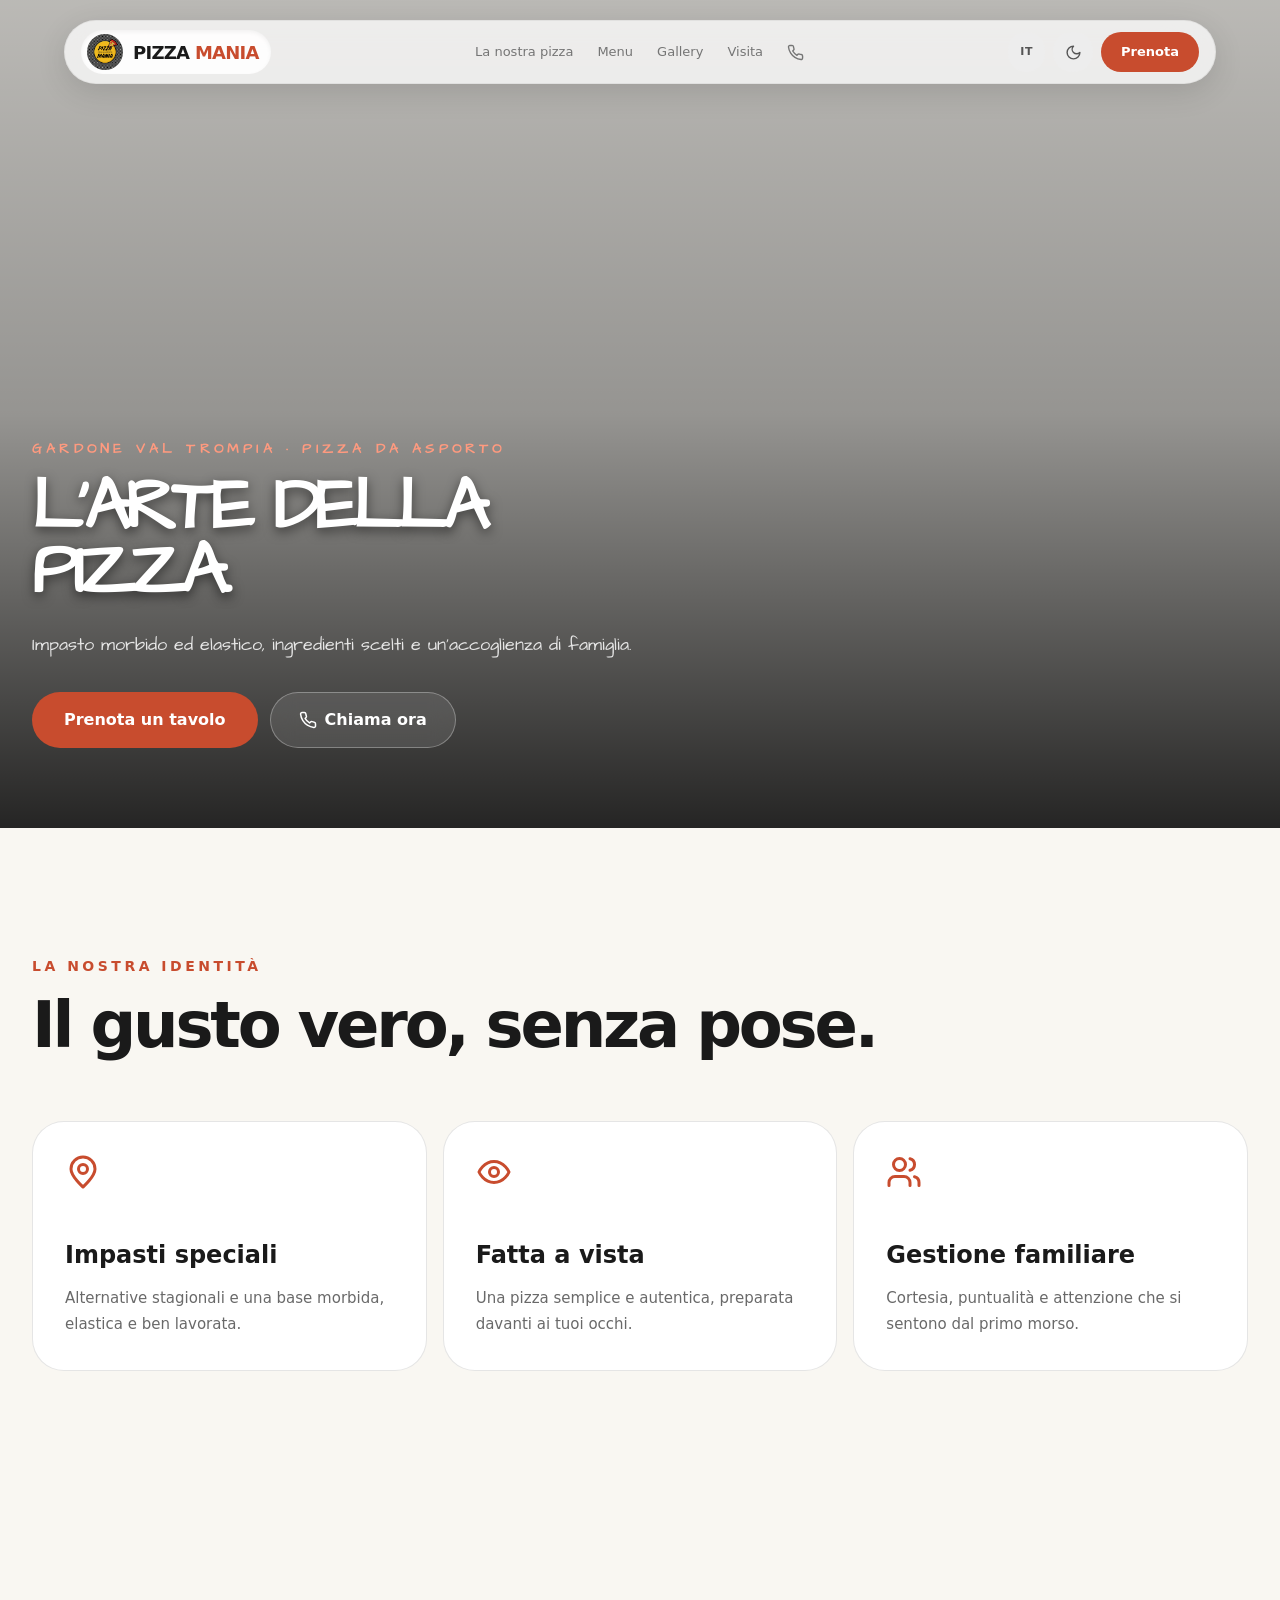
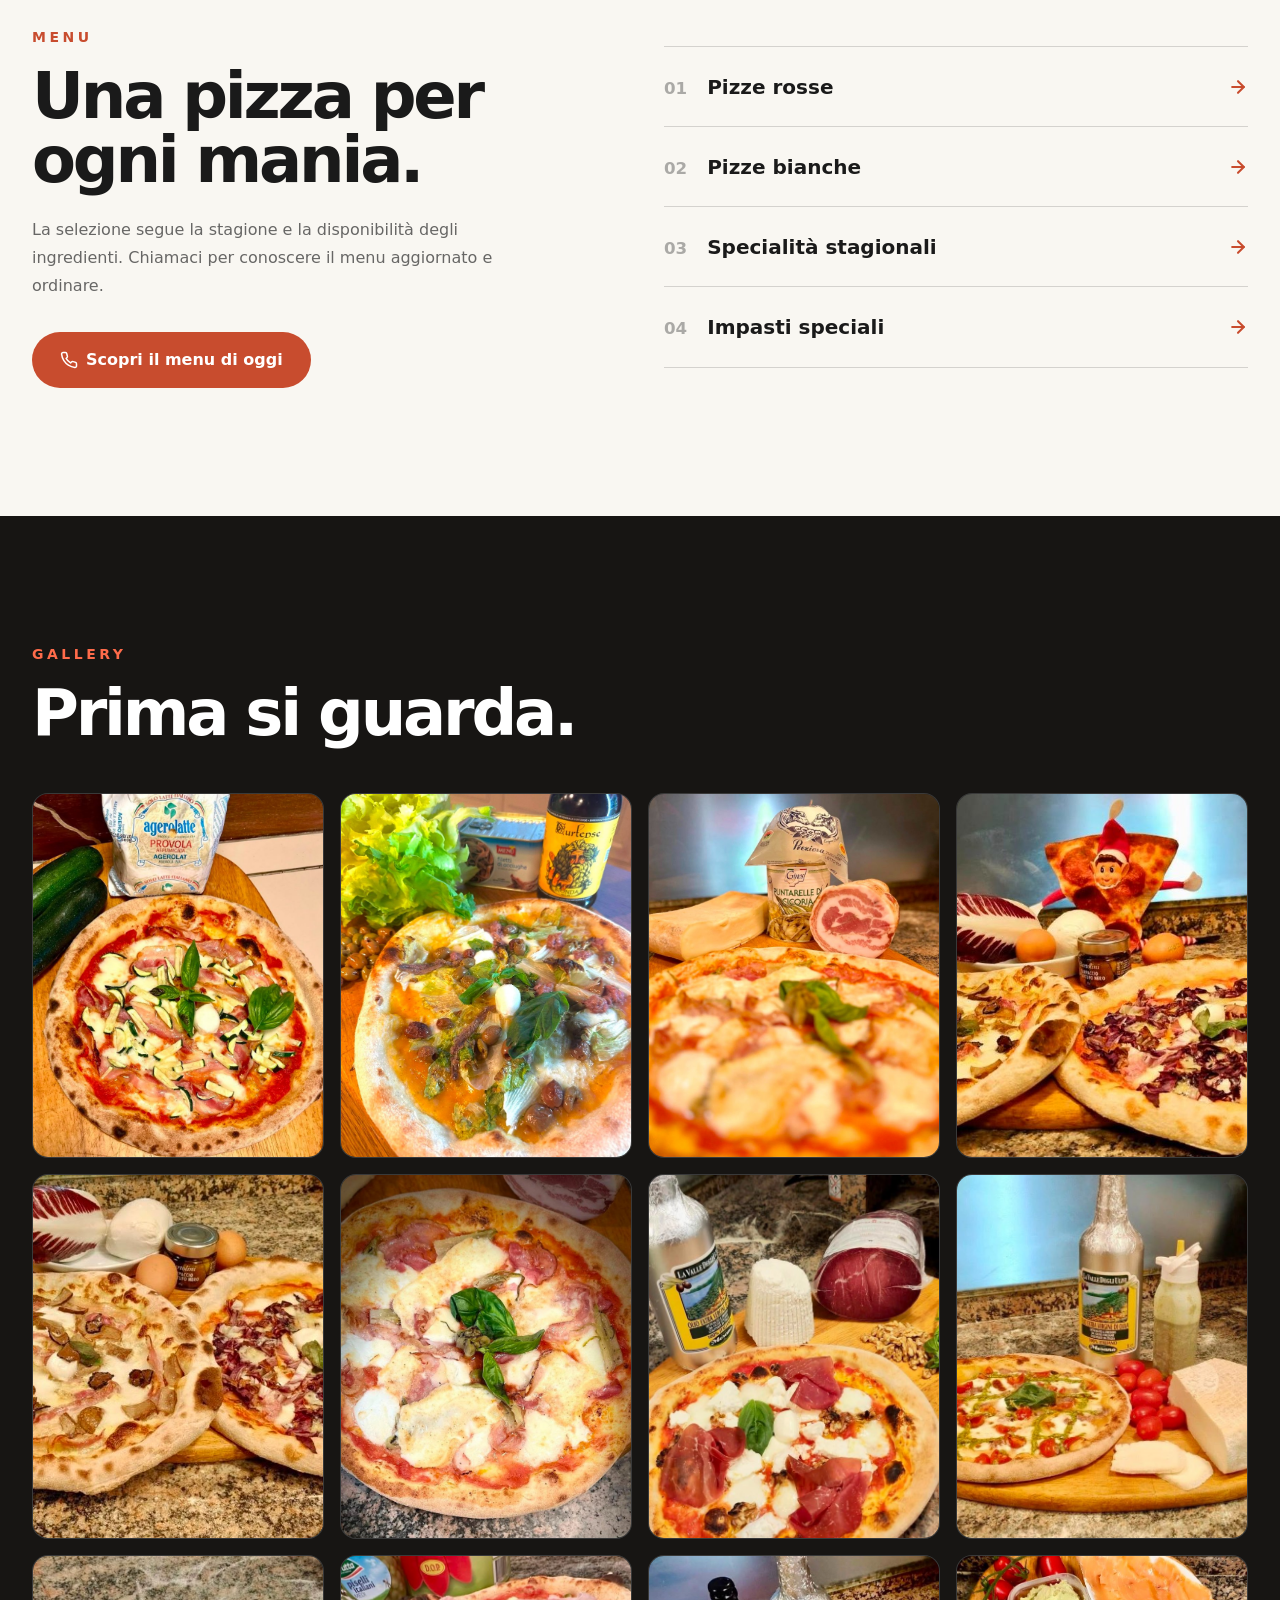
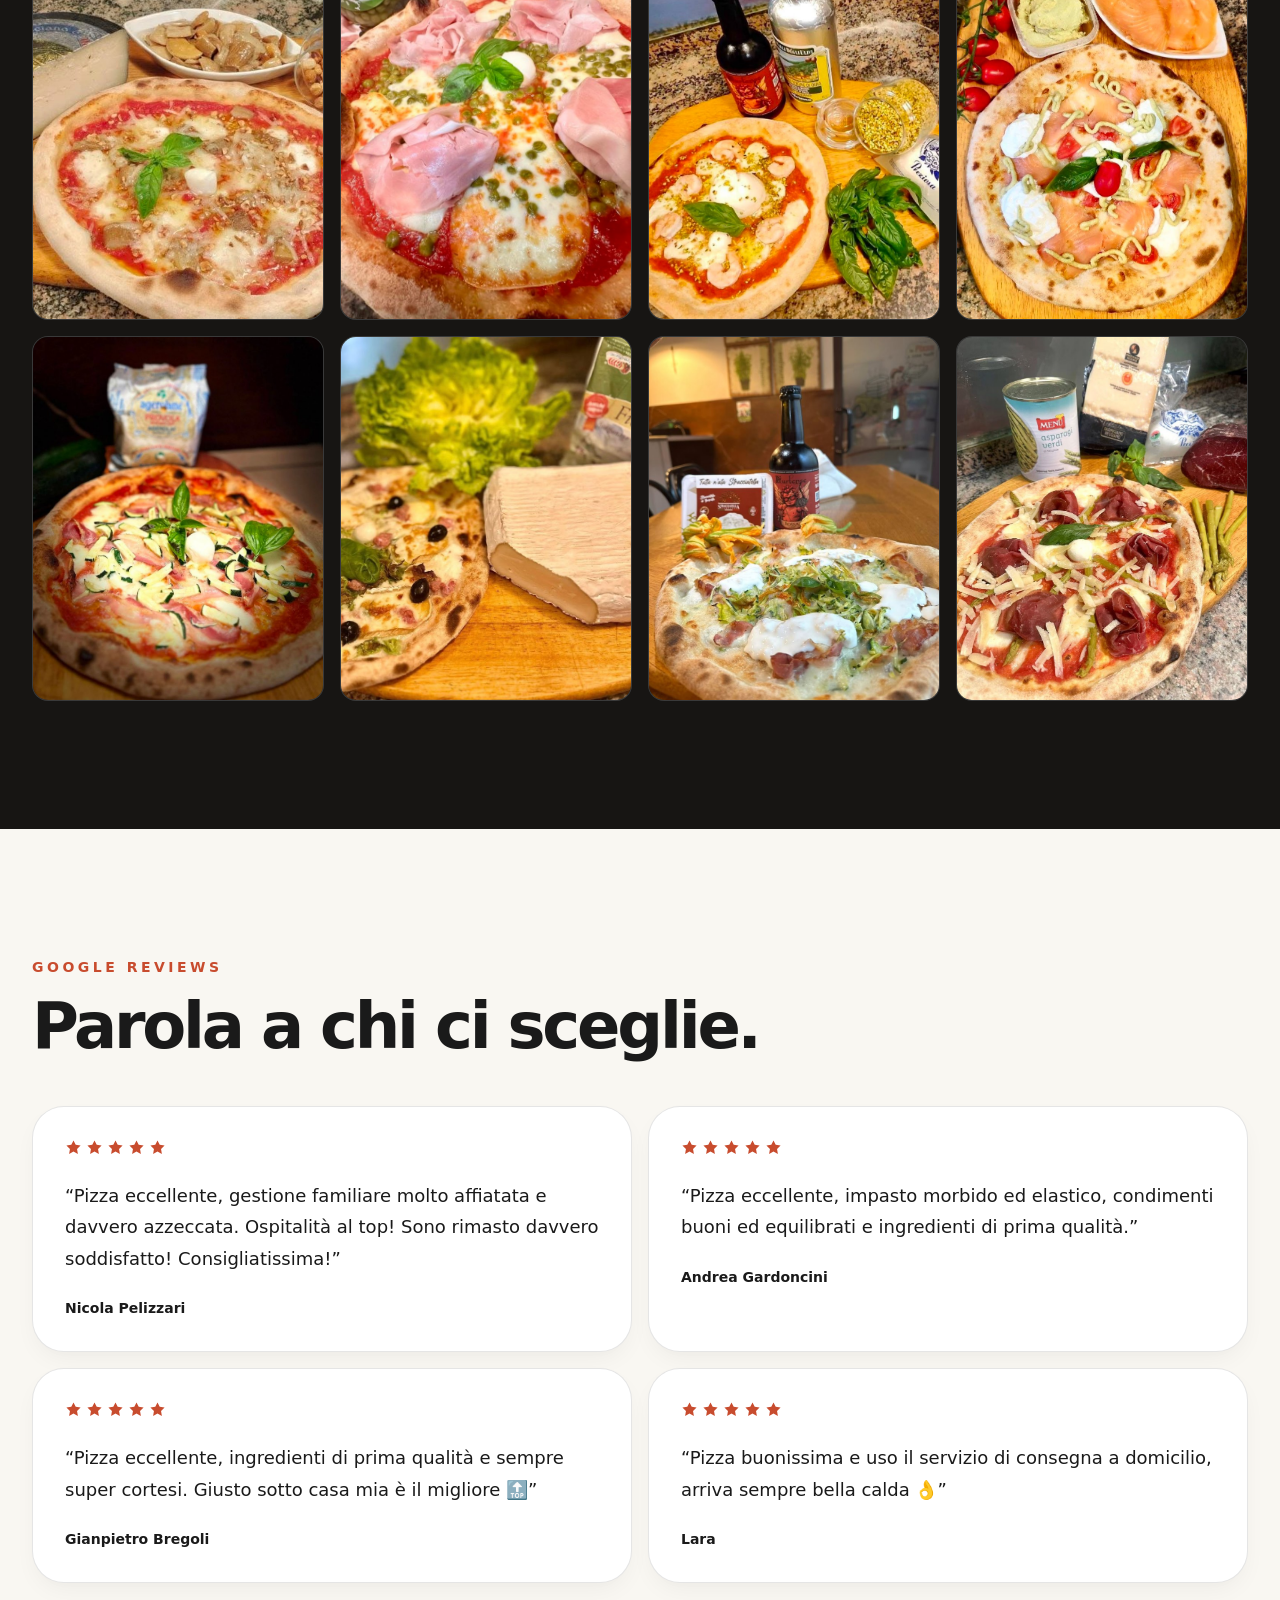
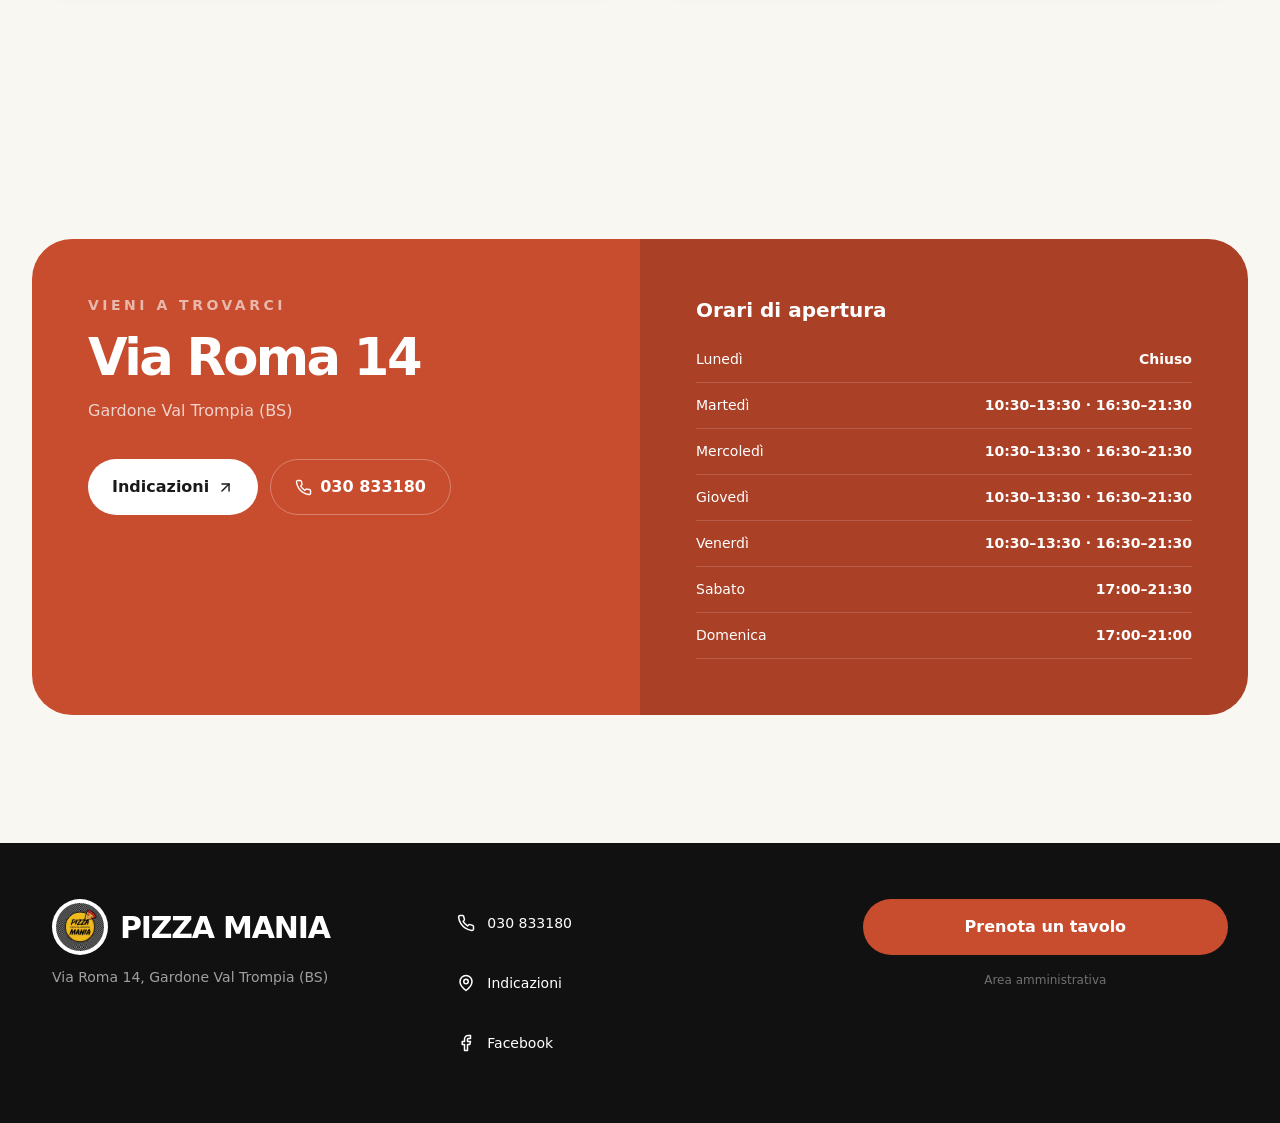
<file: index.html>
<!DOCTYPE html>
<html lang="it">
<head>
  <meta charset="UTF-8">
  <meta name="viewport" content="width=device-width, initial-scale=1.0">
  <title>Pizza Mania Digital | Gardone Val Trompia (BS)</title>
  <meta name="description" content="Una piattaforma digitale elegante e interattiva per la gestione delle prenotazioni e dell'identità culinaria della pizzeria, a Gardone Val Trompia (BS).">
  
  <!-- Open Graph Meta Tags -->
  <meta property="og:title" content="Pizza Mania Digital | Gardone Val Trompia">
  <meta property="og:description" content="Impasto morbido ed elastico, ingredienti scelti e un’accoglienza di famiglia.">
  <meta property="og:image" content="assets/images/logo.png">
  <meta property="og:type" content="website">

  <!-- Favicon -->
  <link rel="icon" type="image/png" href="assets/images/logo.png">
  <meta name="theme-color" content="#000000">

  <!-- Stylesheet -->
  <link rel="stylesheet" href="css/style.css">
</head>
<body>

  <!-- FLOATING NAVBAR -->
  <header class="site-header">
    <nav class="navbar" aria-label="Main navigation">
      <!-- Brand Logo -->
      <a href="index.html" class="nav-brand">
        <img src="assets/images/logo.png" alt="Pizza Mania" class="nav-logo-img">
        <span class="brand-text">PIZZA <span class="brand-text-accent">MANIA</span></span>
      </a>

      <!-- Desktop Navigation Links -->
      <div class="nav-links">
        <a href="#esperienza" class="nav-link" data-i18n="nav_experience">La nostra pizza</a>
        <a href="#menu" class="nav-link" data-i18n="nav_menu">Menu</a>
        <a href="#galleria" class="nav-link" data-i18n="nav_gallery">Gallery</a>
        <a href="#visita" class="nav-link" data-i18n="nav_visit">Visita</a>
        <a href="tel:+39030833180" class="nav-phone-link" aria-label="Call">
          <svg width="17" height="17" viewBox="0 0 24 24" fill="none" stroke="currentColor" stroke-width="2" stroke-linecap="round" stroke-linejoin="round">
            <path d="M22 16.92v3a2 2 0 0 1-2.18 2 19.79 19.79 0 0 1-8.63-3.07 19.5 19.5 0 0 1-6-6 19.79 19.79 0 0 1-3.07-8.67A2 2 0 0 1 4.11 2h3a2 2 0 0 1 2 1.72 12.84 12.84 0 0 0 .7 2.81 2 2 0 0 1-.45 2.11L8.09 9.91a16 16 0 0 0 6 6l1.27-1.27a2 2 0 0 1 2.11-.45 12.84 12.84 0 0 0 2.81.7A2 2 0 0 1 22 16.92z"/>
          </svg>
        </a>
      </div>

      <!-- Action Buttons (Language, Theme, CTA) -->
      <div class="nav-actions">
        <button id="lang-toggle-btn" class="btn-lang" aria-label="Change language">IT</button>
        <button id="theme-toggle-btn" class="btn-icon-round" aria-label="Change color theme">
          <svg width="17" height="17" viewBox="0 0 24 24" fill="none" stroke="currentColor" stroke-width="2" stroke-linecap="round" stroke-linejoin="round">
            <path d="M12 3a6 6 0 0 0 9 9 9 9 0 1 1-9-9Z"/>
          </svg>
        </button>
        <a href="prenota.html" class="btn-nav-cta" data-i18n="nav_book">Prenota</a>
      </div>
    </nav>
  </header>

  <!-- HERO SECTION -->
  <section class="hero-section">
    <video class="hero-video" src="assets/video/hero.mp4" autoplay muted loop playsinline></video>
    <div class="hero-overlay"></div>
    <div class="container hero-content">
      <p class="hero-tag" data-i18n="hero_tag">Gardone Val Trompia · Pizza da asporto</p>
      <h1 class="hero-title" data-i18n-html="hero_title">L'ARTE DELLA<br>PIZZA.</h1>
      <p class="hero-description" data-i18n="hero_desc">Impasto morbido ed elastico, ingredienti scelti e un’accoglienza di famiglia.</p>
      <div class="hero-cta-group">
        <a href="prenota.html" class="btn-hero-primary" data-i18n="hero_book">Prenota un tavolo</a>
        <a href="tel:+39030833180" class="btn-hero-secondary">
          <svg width="18" height="18" viewBox="0 0 24 24" fill="none" stroke="currentColor" stroke-width="2" stroke-linecap="round" stroke-linejoin="round">
            <path d="M22 16.92v3a2 2 0 0 1-2.18 2 19.79 19.79 0 0 1-8.63-3.07 19.5 19.5 0 0 1-6-6 19.79 19.79 0 0 1-3.07-8.67A2 2 0 0 1 4.11 2h3a2 2 0 0 1 2 1.72 12.84 12.84 0 0 0 .7 2.81 2 2 0 0 1-.45 2.11L8.09 9.91a16 16 0 0 0 6 6l1.27-1.27a2 2 0 0 1 2.11-.45 12.84 12.84 0 0 0 2.81.7A2 2 0 0 1 22 16.92z"/>
          </svg>
          <span data-i18n="hero_call">Chiama ora</span>
        </a>
      </div>
    </div>
  </section>

  <!-- IDENTITÀ / ESPERIENZA SECTION -->
  <section id="esperienza" class="section">
    <div class="container">
      <p class="section-label" data-i18n="identity_tag">La nostra identità</p>
      <h2 class="section-title" data-i18n="identity_title">Il gusto vero, senza pose.</h2>

      <div class="identity-grid">
        <!-- Card 1: Impasti speciali -->
        <article class="identity-card">
          <svg class="identity-icon" viewBox="0 0 24 24" fill="none" stroke="currentColor" stroke-width="2" stroke-linecap="round" stroke-linejoin="round">
            <path d="M12 2a8 8 0 0 0-8 8c0 5 8 12 8 12s8-7 8-12a8 8 0 0 0-8-8z"/>
            <circle cx="12" cy="10" r="3"/>
          </svg>
          <h3 class="identity-card-title" data-i18n="card_dough_title">Impasti speciali</h3>
          <p class="identity-card-desc" data-i18n="card_dough_desc">Alternative stagionali e una base morbida, elastica e ben lavorata.</p>
        </article>

        <!-- Card 2: Fatta a vista -->
        <article class="identity-card">
          <svg class="identity-icon" viewBox="0 0 24 24" fill="none" stroke="currentColor" stroke-width="2" stroke-linecap="round" stroke-linejoin="round">
            <path d="M2 12s3-7 10-7 10 7 10 7-3 7-10 7-10-7-10-7Z"/>
            <circle cx="12" cy="12" r="3"/>
          </svg>
          <h3 class="identity-card-title" data-i18n="card_open_title">Fatta a vista</h3>
          <p class="identity-card-desc" data-i18n="card_open_desc">Una pizza semplice e autentica, preparata davanti ai tuoi occhi.</p>
        </article>

        <!-- Card 3: Gestione familiare -->
        <article class="identity-card">
          <svg class="identity-icon" viewBox="0 0 24 24" fill="none" stroke="currentColor" stroke-width="2" stroke-linecap="round" stroke-linejoin="round">
            <path d="M16 21v-2a4 4 0 0 0-4-4H6a4 4 0 0 0-4 4v2"/>
            <circle cx="9" cy="7" r="4"/>
            <path d="M22 21v-2a4 4 0 0 0-3-3.87"/>
            <path d="M16 3.13a4 4 0 0 1 0 7.75"/>
          </svg>
          <h3 class="identity-card-title" data-i18n="card_family_title">Gestione familiare</h3>
          <p class="identity-card-desc" data-i18n="card_family_desc">Cortesia, puntualità e attenzione che si sentono dal primo morso.</p>
        </article>
      </div>
    </div>
  </section>

  <!-- MENU SECTION -->
  <section id="menu" class="section">
    <div class="container">
      <div class="menu-grid">
        <!-- Left Column: Info & Call Action -->
        <div>
          <p class="section-label" data-i18n="menu_tag">Menu</p>
          <h2 class="section-title" data-i18n="menu_title">Una pizza per ogni mania.</h2>
          <p class="menu-info-text" data-i18n="menu_desc">La selezione segue la stagione e la disponibilità degli ingredienti. Chiamaci per conoscere il menu aggiornato e ordinare.</p>
          <a href="tel:+39030833180" class="btn-menu-call">
            <svg width="18" height="18" viewBox="0 0 24 24" fill="none" stroke="currentColor" stroke-width="2" stroke-linecap="round" stroke-linejoin="round">
              <path d="M22 16.92v3a2 2 0 0 1-2.18 2 19.79 19.79 0 0 1-8.63-3.07 19.5 19.5 0 0 1-6-6 19.79 19.79 0 0 1-3.07-8.67A2 2 0 0 1 4.11 2h3a2 2 0 0 1 2 1.72 12.84 12.84 0 0 0 .7 2.81 2 2 0 0 1-.45 2.11L8.09 9.91a16 16 0 0 0 6 6l1.27-1.27a2 2 0 0 1 2.11-.45 12.84 12.84 0 0 0 2.81.7A2 2 0 0 1 22 16.92z"/>
            </svg>
            <span data-i18n="menu_cta">Scopri il menu di oggi</span>
          </a>
        </div>

        <!-- Right Column: Menu Categories List -->
        <div class="menu-list-wrapper">
          <div class="menu-item-row">
            <span><small class="menu-num">01</small><span data-i18n="menu_cat_1">Pizze rosse</span></span>
            <svg class="menu-arrow-icon" viewBox="0 0 24 24" fill="none" stroke="currentColor" stroke-width="2.5" stroke-linecap="round" stroke-linejoin="round">
              <path d="M5 12h14"/><path d="m12 5 7 7-7 7"/>
            </svg>
          </div>
          <div class="menu-item-row">
            <span><small class="menu-num">02</small><span data-i18n="menu_cat_2">Pizze bianche</span></span>
            <svg class="menu-arrow-icon" viewBox="0 0 24 24" fill="none" stroke="currentColor" stroke-width="2.5" stroke-linecap="round" stroke-linejoin="round">
              <path d="M5 12h14"/><path d="m12 5 7 7-7 7"/>
            </svg>
          </div>
          <div class="menu-item-row">
            <span><small class="menu-num">03</small><span data-i18n="menu_cat_3">Specialità stagionali</span></span>
            <svg class="menu-arrow-icon" viewBox="0 0 24 24" fill="none" stroke="currentColor" stroke-width="2.5" stroke-linecap="round" stroke-linejoin="round">
              <path d="M5 12h14"/><path d="m12 5 7 7-7 7"/>
            </svg>
          </div>
          <div class="menu-item-row">
            <span><small class="menu-num">04</small><span data-i18n="menu_cat_4">Impasti speciali</span></span>
            <svg class="menu-arrow-icon" viewBox="0 0 24 24" fill="none" stroke="currentColor" stroke-width="2.5" stroke-linecap="round" stroke-linejoin="round">
              <path d="M5 12h14"/><path d="m12 5 7 7-7 7"/>
            </svg>
          </div>
        </div>
      </div>
    </div>
  </section>

  <!-- GALLERY SECTION -->
  <section id="galleria" class="section gallery-section">
    <div class="container">
      <div>
        <p class="section-label gallery-label" data-i18n="gallery_tag">Gallery</p>
        <h2 class="section-title" data-i18n="gallery_title">Prima si guarda.</h2>
      </div>

      <!-- 16 Pizza Photos Grid -->
      <div class="gallery-grid">
        <div class="gallery-item"><img src="assets/images/gallery/pizza_1.jpg" alt="Pizza Mania 1" class="gallery-img" data-gallery-idx="1" loading="lazy"></div>
        <div class="gallery-item"><img src="assets/images/gallery/pizza_2.jpg" alt="Pizza Mania 2" class="gallery-img" data-gallery-idx="2" loading="lazy"></div>
        <div class="gallery-item"><img src="assets/images/gallery/pizza_3.jpg" alt="Pizza Mania 3" class="gallery-img" data-gallery-idx="3" loading="lazy"></div>
        <div class="gallery-item"><img src="assets/images/gallery/pizza_4.jpg" alt="Pizza Mania 4" class="gallery-img" data-gallery-idx="4" loading="lazy"></div>
        <div class="gallery-item"><img src="assets/images/gallery/pizza_5.jpg" alt="Pizza Mania 5" class="gallery-img" data-gallery-idx="5" loading="lazy"></div>
        <div class="gallery-item"><img src="assets/images/gallery/pizza_6.jpg" alt="Pizza Mania 6" class="gallery-img" data-gallery-idx="6" loading="lazy"></div>
        <div class="gallery-item"><img src="assets/images/gallery/pizza_7.jpg" alt="Pizza Mania 7" class="gallery-img" data-gallery-idx="7" loading="lazy"></div>
        <div class="gallery-item"><img src="assets/images/gallery/pizza_8.jpg" alt="Pizza Mania 8" class="gallery-img" data-gallery-idx="8" loading="lazy"></div>
        <div class="gallery-item"><img src="assets/images/gallery/pizza_9.jpg" alt="Pizza Mania 9" class="gallery-img" data-gallery-idx="9" loading="lazy"></div>
        <div class="gallery-item"><img src="assets/images/gallery/pizza_10.jpg" alt="Pizza Mania 10" class="gallery-img" data-gallery-idx="10" loading="lazy"></div>
        <div class="gallery-item"><img src="assets/images/gallery/pizza_11.jpg" alt="Pizza Mania 11" class="gallery-img" data-gallery-idx="11" loading="lazy"></div>
        <div class="gallery-item"><img src="assets/images/gallery/pizza_12.jpg" alt="Pizza Mania 12" class="gallery-img" data-gallery-idx="12" loading="lazy"></div>
        <div class="gallery-item"><img src="assets/images/gallery/pizza_13.jpg" alt="Pizza Mania 13" class="gallery-img" data-gallery-idx="13" loading="lazy"></div>
        <div class="gallery-item"><img src="assets/images/gallery/pizza_14.jpg" alt="Pizza Mania 14" class="gallery-img" data-gallery-idx="14" loading="lazy"></div>
        <div class="gallery-item"><img src="assets/images/gallery/pizza_15.jpg" alt="Pizza Mania 15" class="gallery-img" data-gallery-idx="15" loading="lazy"></div>
        <div class="gallery-item"><img src="assets/images/gallery/pizza_16.jpg" alt="Pizza Mania 16" class="gallery-img" data-gallery-idx="16" loading="lazy"></div>
      </div>
    </div>
  </section>

  <!-- GOOGLE REVIEWS SECTION -->
  <section class="section">
    <div class="container">
      <p class="section-label" data-i18n="reviews_tag">Google reviews</p>
      <h2 class="section-title" data-i18n="reviews_title">Parola a chi ci sceglie.</h2>

      <div class="reviews-grid">
        <!-- Review 1: Nicola Pelizzari -->
        <blockquote class="review-card">
          <div class="stars-group">
            <svg class="star-icon" viewBox="0 0 24 24"><polygon points="12 2 15.09 8.26 22 9.27 17 14.14 18.18 21.02 12 17.77 5.82 21.02 7 14.14 2 9.27 8.91 8.26 12 2"/></svg>
            <svg class="star-icon" viewBox="0 0 24 24"><polygon points="12 2 15.09 8.26 22 9.27 17 14.14 18.18 21.02 12 17.77 5.82 21.02 7 14.14 2 9.27 8.91 8.26 12 2"/></svg>
            <svg class="star-icon" viewBox="0 0 24 24"><polygon points="12 2 15.09 8.26 22 9.27 17 14.14 18.18 21.02 12 17.77 5.82 21.02 7 14.14 2 9.27 8.91 8.26 12 2"/></svg>
            <svg class="star-icon" viewBox="0 0 24 24"><polygon points="12 2 15.09 8.26 22 9.27 17 14.14 18.18 21.02 12 17.77 5.82 21.02 7 14.14 2 9.27 8.91 8.26 12 2"/></svg>
            <svg class="star-icon" viewBox="0 0 24 24"><polygon points="12 2 15.09 8.26 22 9.27 17 14.14 18.18 21.02 12 17.77 5.82 21.02 7 14.14 2 9.27 8.91 8.26 12 2"/></svg>
          </div>
          <p class="review-quote" data-i18n="review_1_text">“Pizza eccellente, gestione familiare molto affiatata e davvero azzeccata. Ospitalità al top! Sono rimasto davvero soddisfatto! Consigliatissima!”</p>
          <footer class="review-author">Nicola Pelizzari</footer>
        </blockquote>

        <!-- Review 2: Andrea Gardoncini -->
        <blockquote class="review-card">
          <div class="stars-group">
            <svg class="star-icon" viewBox="0 0 24 24"><polygon points="12 2 15.09 8.26 22 9.27 17 14.14 18.18 21.02 12 17.77 5.82 21.02 7 14.14 2 9.27 8.91 8.26 12 2"/></svg>
            <svg class="star-icon" viewBox="0 0 24 24"><polygon points="12 2 15.09 8.26 22 9.27 17 14.14 18.18 21.02 12 17.77 5.82 21.02 7 14.14 2 9.27 8.91 8.26 12 2"/></svg>
            <svg class="star-icon" viewBox="0 0 24 24"><polygon points="12 2 15.09 8.26 22 9.27 17 14.14 18.18 21.02 12 17.77 5.82 21.02 7 14.14 2 9.27 8.91 8.26 12 2"/></svg>
            <svg class="star-icon" viewBox="0 0 24 24"><polygon points="12 2 15.09 8.26 22 9.27 17 14.14 18.18 21.02 12 17.77 5.82 21.02 7 14.14 2 9.27 8.91 8.26 12 2"/></svg>
            <svg class="star-icon" viewBox="0 0 24 24"><polygon points="12 2 15.09 8.26 22 9.27 17 14.14 18.18 21.02 12 17.77 5.82 21.02 7 14.14 2 9.27 8.91 8.26 12 2"/></svg>
          </div>
          <p class="review-quote" data-i18n="review_2_text">“Pizza eccellente, impasto morbido ed elastico, condimenti buoni ed equilibrati e ingredienti di prima qualità.”</p>
          <footer class="review-author">Andrea Gardoncini</footer>
        </blockquote>

        <!-- Review 3: Gianpietro Bregoli -->
        <blockquote class="review-card">
          <div class="stars-group">
            <svg class="star-icon" viewBox="0 0 24 24"><polygon points="12 2 15.09 8.26 22 9.27 17 14.14 18.18 21.02 12 17.77 5.82 21.02 7 14.14 2 9.27 8.91 8.26 12 2"/></svg>
            <svg class="star-icon" viewBox="0 0 24 24"><polygon points="12 2 15.09 8.26 22 9.27 17 14.14 18.18 21.02 12 17.77 5.82 21.02 7 14.14 2 9.27 8.91 8.26 12 2"/></svg>
            <svg class="star-icon" viewBox="0 0 24 24"><polygon points="12 2 15.09 8.26 22 9.27 17 14.14 18.18 21.02 12 17.77 5.82 21.02 7 14.14 2 9.27 8.91 8.26 12 2"/></svg>
            <svg class="star-icon" viewBox="0 0 24 24"><polygon points="12 2 15.09 8.26 22 9.27 17 14.14 18.18 21.02 12 17.77 5.82 21.02 7 14.14 2 9.27 8.91 8.26 12 2"/></svg>
            <svg class="star-icon" viewBox="0 0 24 24"><polygon points="12 2 15.09 8.26 22 9.27 17 14.14 18.18 21.02 12 17.77 5.82 21.02 7 14.14 2 9.27 8.91 8.26 12 2"/></svg>
          </div>
          <p class="review-quote" data-i18n="review_3_text">“Pizza eccellente, ingredienti di prima qualità e sempre super cortesi. Giusto sotto casa mia è il migliore 🔝”</p>
          <footer class="review-author">Gianpietro Bregoli</footer>
        </blockquote>

        <!-- Review 4: Lara -->
        <blockquote class="review-card">
          <div class="stars-group">
            <svg class="star-icon" viewBox="0 0 24 24"><polygon points="12 2 15.09 8.26 22 9.27 17 14.14 18.18 21.02 12 17.77 5.82 21.02 7 14.14 2 9.27 8.91 8.26 12 2"/></svg>
            <svg class="star-icon" viewBox="0 0 24 24"><polygon points="12 2 15.09 8.26 22 9.27 17 14.14 18.18 21.02 12 17.77 5.82 21.02 7 14.14 2 9.27 8.91 8.26 12 2"/></svg>
            <svg class="star-icon" viewBox="0 0 24 24"><polygon points="12 2 15.09 8.26 22 9.27 17 14.14 18.18 21.02 12 17.77 5.82 21.02 7 14.14 2 9.27 8.91 8.26 12 2"/></svg>
            <svg class="star-icon" viewBox="0 0 24 24"><polygon points="12 2 15.09 8.26 22 9.27 17 14.14 18.18 21.02 12 17.77 5.82 21.02 7 14.14 2 9.27 8.91 8.26 12 2"/></svg>
            <svg class="star-icon" viewBox="0 0 24 24"><polygon points="12 2 15.09 8.26 22 9.27 17 14.14 18.18 21.02 12 17.77 5.82 21.02 7 14.14 2 9.27 8.91 8.26 12 2"/></svg>
          </div>
          <p class="review-quote" data-i18n="review_4_text">“Pizza buonissima e uso il servizio di consegna a domicilio, arriva sempre bella calda 👌”</p>
          <footer class="review-author">Lara</footer>
        </blockquote>
      </div>
    </div>
  </section>

  <!-- VIENI A TROVARCI / VISITA SECTION -->
  <section id="visita" class="section">
    <div class="container">
      <div class="visit-banner">
        <!-- Left: Address & Directions -->
        <div class="visit-info-col">
          <p class="visit-tag" data-i18n="visit_tag">Vieni a trovarci</p>
          <h2 class="visit-street" data-i18n="visit_street">Via Roma 14</h2>
          <p class="visit-city" data-i18n="visit_city">Gardone Val Trompia (BS)</p>
          <div class="visit-actions-group">
            <a href="https://www.google.com/maps/place/Pizzamania+di+Pellicardi+Lorenzo/@45.6805309,10.1837503,17.91z/data=!4m15!1m8!3m7!1s0x47817c09a7e168e3:0xd55b6e5aed236288!2sPizzamania+di+Pellicardi+Lorenzo!8m2!3d45.6805951!4d10.1856939!16s%2Fg%2F1vxfz06m" target="_blank" rel="noreferrer" class="btn-visit-directions">
              <span data-i18n="visit_directions">Indicazioni</span>
              <svg width="17" height="17" viewBox="0 0 24 24" fill="none" stroke="currentColor" stroke-width="2" stroke-linecap="round" stroke-linejoin="round">
                <path d="M7 17 17 7"/><path d="M7 7h10v10"/>
              </svg>
            </a>
            <a href="tel:+39030833180" class="btn-visit-phone">
              <svg width="17" height="17" viewBox="0 0 24 24" fill="none" stroke="currentColor" stroke-width="2" stroke-linecap="round" stroke-linejoin="round">
                <path d="M22 16.92v3a2 2 0 0 1-2.18 2 19.79 19.79 0 0 1-8.63-3.07 19.5 19.5 0 0 1-6-6 19.79 19.79 0 0 1-3.07-8.67A2 2 0 0 1 4.11 2h3a2 2 0 0 1 2 1.72 12.84 12.84 0 0 0 .7 2.81 2 2 0 0 1-.45 2.11L8.09 9.91a16 16 0 0 0 6 6l1.27-1.27a2 2 0 0 1 2.11-.45 12.84 12.84 0 0 0 2.81.7A2 2 0 0 1 22 16.92z"/>
              </svg>
              <span>030 833180</span>
            </a>
          </div>
        </div>

        <!-- Right: Opening Hours Table -->
        <div class="visit-hours-col">
          <h3 class="hours-title" data-i18n="visit_hours_title">Orari di apertura</h3>
          <div class="hours-list">
            <div class="hours-row">
              <span data-i18n="day_monday">Lunedì</span>
              <span class="hours-time" data-i18n="status_closed">Chiuso</span>
            </div>
            <div class="hours-row">
              <span data-i18n="day_tuesday">Martedì</span>
              <span class="hours-time">10:30–13:30 · 16:30–21:30</span>
            </div>
            <div class="hours-row">
              <span data-i18n="day_wednesday">Mercoledì</span>
              <span class="hours-time">10:30–13:30 · 16:30–21:30</span>
            </div>
            <div class="hours-row">
              <span data-i18n="day_thursday">Giovedì</span>
              <span class="hours-time">10:30–13:30 · 16:30–21:30</span>
            </div>
            <div class="hours-row">
              <span data-i18n="day_friday">Venerdì</span>
              <span class="hours-time">10:30–13:30 · 16:30–21:30</span>
            </div>
            <div class="hours-row">
              <span data-i18n="day_saturday">Sabato</span>
              <span class="hours-time">17:00–21:30</span>
            </div>
            <div class="hours-row">
              <span data-i18n="day_sunday">Domenica</span>
              <span class="hours-time">17:00–21:00</span>
            </div>
          </div>
        </div>
      </div>
    </div>
  </section>

  <!-- FOOTER -->
  <footer class="site-footer">
    <div class="container footer-grid">
      <!-- Col 1: Brand & Address -->
      <div>
        <div class="footer-brand">
          <img src="assets/images/logo.png" alt="Pizza Mania" class="footer-logo-img">
          <p class="footer-title">PIZZA MANIA</p>
        </div>
        <p class="footer-address" data-i18n="footer_address">Via Roma 14, Gardone Val Trompia (BS)</p>
      </div>

      <!-- Col 2: Contact & Social Links -->
      <div class="footer-links-col">
        <a href="tel:+39030833180" class="footer-link-item">
          <svg width="18" height="18" viewBox="0 0 24 24" fill="none" stroke="currentColor" stroke-width="2" stroke-linecap="round" stroke-linejoin="round">
            <path d="M22 16.92v3a2 2 0 0 1-2.18 2 19.79 19.79 0 0 1-8.63-3.07 19.5 19.5 0 0 1-6-6 19.79 19.79 0 0 1-3.07-8.67A2 2 0 0 1 4.11 2h3a2 2 0 0 1 2 1.72 12.84 12.84 0 0 0 .7 2.81 2 2 0 0 1-.45 2.11L8.09 9.91a16 16 0 0 0 6 6l1.27-1.27a2 2 0 0 1 2.11-.45 12.84 12.84 0 0 0 2.81.7A2 2 0 0 1 22 16.92z"/>
          </svg>
          <span>030 833180</span>
        </a>
        <a href="https://www.google.com/maps/place/Pizzamania+di+Pellicardi+Lorenzo/@45.6805309,10.1837503,17.91z/data=!4m15!1m8!3m7!1s0x47817c09a7e168e3:0xd55b6e5aed236288!2sPizzamania+di+Pellicardi+Lorenzo!8m2!3d45.6805951!4d10.1856939!16s%2Fg%2F1vxfz06m" target="_blank" rel="noreferrer" class="footer-link-item">
          <svg width="18" height="18" viewBox="0 0 24 24" fill="none" stroke="currentColor" stroke-width="2" stroke-linecap="round" stroke-linejoin="round">
            <path d="M20 10c0 6-8 12-8 12s-8-6-8-12a8 8 0 0 1 16 0Z"/><circle cx="12" cy="10" r="3"/>
          </svg>
          <span data-i18n="footer_directions">Indicazioni</span>
        </a>
        <a href="https://www.facebook.com/profile.php?id=100063697536486&locale=it_IT" target="_blank" rel="noreferrer" class="footer-link-item">
          <svg width="18" height="18" viewBox="0 0 24 24" fill="none" stroke="currentColor" stroke-width="2" stroke-linecap="round" stroke-linejoin="round">
            <path d="M18 2h-3a5 5 0 0 0-5 5v3H7v4h3v8h4v-8h3l1-4h-4V7a1 1 0 0 1 1-1h3z"/>
          </svg>
          <span>Facebook</span>
        </a>
      </div>

      <!-- Col 3: Book CTA & Admin Link -->
      <div>
        <a href="prenota.html" class="btn-footer-cta" data-i18n="footer_book">Prenota un tavolo</a>
        <a href="admin.html" class="footer-admin-link" data-i18n="footer_admin">Area amministrativa</a>
      </div>
    </div>
  </footer>

  <!-- Scripts -->
  <script src="js/main.js"></script>
</body>
</html>
</file>
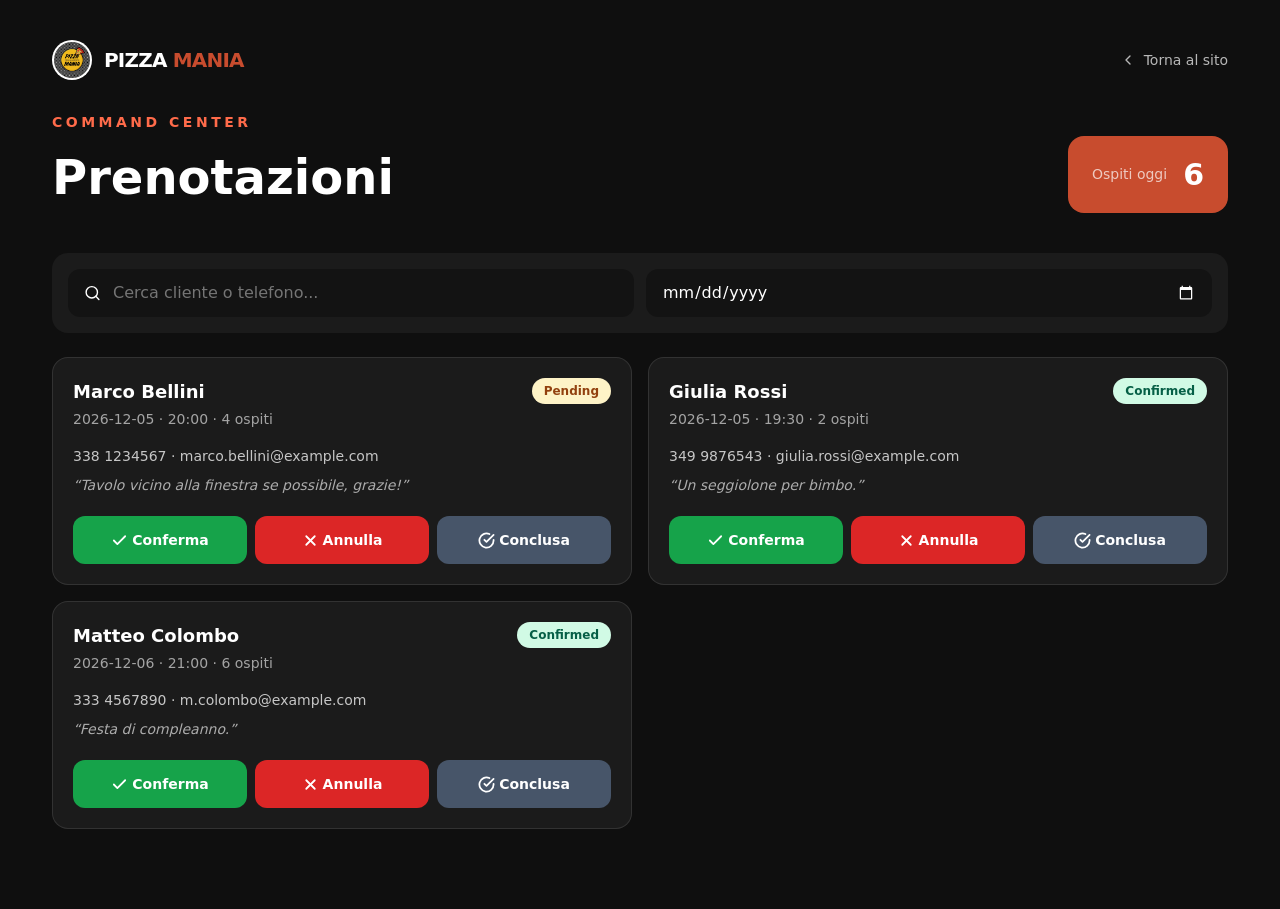
<file: admin.html>
<!DOCTYPE html>
<html lang="it" class="dark">
<head>
  <meta charset="UTF-8">
  <meta name="viewport" content="width=device-width, initial-scale=1.0">
  <title>Prenotazioni | Area Amministrativa | Pizza Mania</title>

  <!-- Favicon -->
  <link rel="icon" type="image/png" href="assets/images/logo.png">
  <meta name="theme-color" content="#0F0F0F">

  <!-- Stylesheet -->
  <link rel="stylesheet" href="css/style.css">
</head>
<body class="admin-body">

  <main class="admin-main">
    <div class="container">
      
      <!-- Top Navigation & Brand -->
      <div style="display: flex; justify-content: space-between; align-items: center; margin-bottom: 2rem;">
        <a href="index.html" style="display: flex; align-items: center; gap: 0.75rem;">
          <img src="assets/images/logo.png" alt="Pizza Mania" style="width: 2.5rem; height: 2.5rem; border-radius: 9999px; background: white; padding: 2px;">
          <span style="font-weight: 900; font-size: 1.25rem; letter-spacing: -0.04em;">PIZZA <span style="color: var(--color-primary);">MANIA</span></span>
        </a>
        <a href="index.html" style="display: inline-flex; align-items: center; gap: 0.5rem; font-size: 0.875rem; color: rgba(255,255,255,0.7);">
          <svg width="16" height="16" viewBox="0 0 24 24" fill="none" stroke="currentColor" stroke-width="2" stroke-linecap="round" stroke-linejoin="round"><path d="m15 18-6-6 6-6"/></svg>
          Torna al sito
        </a>
      </div>

      <!-- Header row with title & guests counter -->
      <div class="admin-header-row">
        <div>
          <p class="admin-tag">Command center</p>
          <h1 class="admin-title">Prenotazioni</h1>
        </div>

        <div class="admin-counter-badge">
          <span class="admin-counter-label">Ospiti oggi</span>
          <strong id="admin-today-guests" class="admin-counter-val">0</strong>
        </div>
      </div>

      <!-- Filters bar -->
      <div class="admin-filters-bar">
        <label class="admin-search-label">
          <svg width="18" height="18" viewBox="0 0 24 24" fill="none" stroke="currentColor" stroke-width="2" stroke-linecap="round" stroke-linejoin="round">
            <circle cx="11" cy="11" r="8"/><line x1="21" y1="21" x2="16.65" y2="16.65"/>
          </svg>
          <input type="text" id="admin-search" placeholder="Cerca cliente o telefono..." style="width: 100%; outline: none; background: transparent;">
        </label>

        <input type="date" id="admin-date-filter" class="admin-input-date" style="outline: none;">
      </div>

      <!-- Reservations list -->
      <div id="admin-reservations-list" class="admin-reservations-grid"></div>

      <!-- Empty state -->
      <p id="admin-empty-state" style="display: none; padding: 4rem 0; text-align: center; opacity: 0.5;">
        Nessuna prenotazione trovata.
      </p>

    </div>
  </main>

  <!-- Scripts -->
  <script src="js/admin.js"></script>
</body>
</html>
</file>
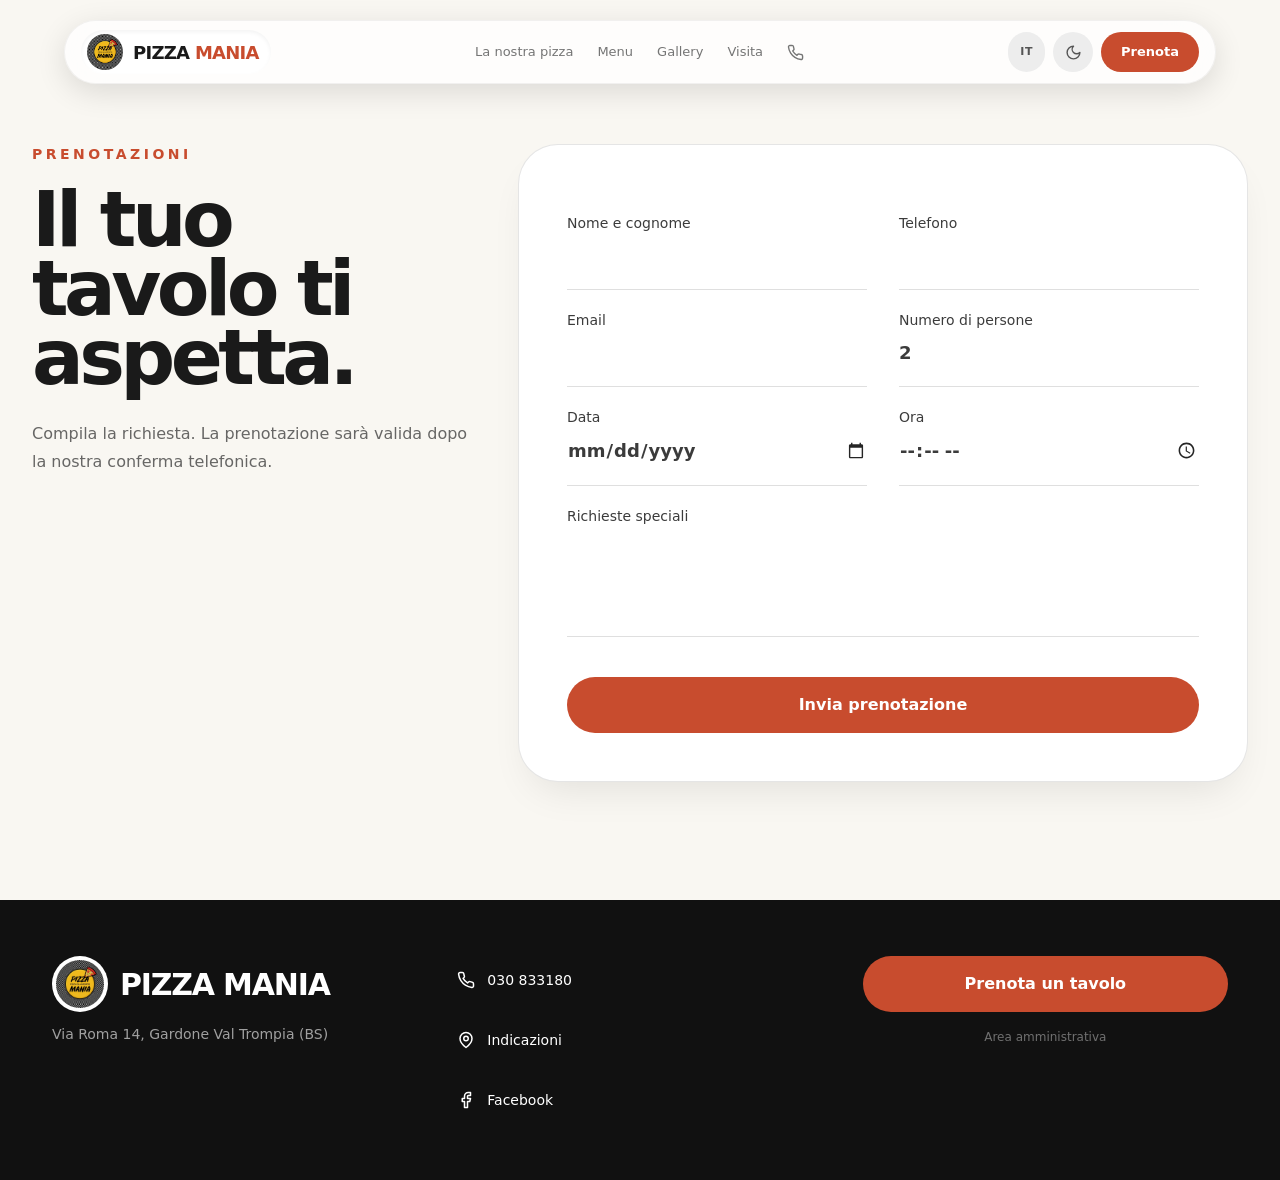
<file: prenota.html>
<!DOCTYPE html>
<html lang="it">
<head>
  <meta charset="UTF-8">
  <meta name="viewport" content="width=device-width, initial-scale=1.0">
  <title>Prenota un tavolo | Pizza Mania Digital</title>
  <meta name="description" content="Prenota un tavolo presso la pizzeria Pizza Mania a Gardone Val Trompia.">

  <!-- Favicon -->
  <link rel="icon" type="image/png" href="assets/images/logo.png">
  <meta name="theme-color" content="#000000">

  <!-- Stylesheet -->
  <link rel="stylesheet" href="css/style.css">
</head>
<body>

  <!-- FLOATING NAVBAR -->
  <header class="site-header">
    <nav class="navbar" aria-label="Main navigation">
      <a href="index.html" class="nav-brand">
        <img src="assets/images/logo.png" alt="Pizza Mania" class="nav-logo-img">
        <span class="brand-text">PIZZA <span class="brand-text-accent">MANIA</span></span>
      </a>

      <div class="nav-links">
        <a href="index.html#esperienza" class="nav-link" data-i18n="nav_experience">La nostra pizza</a>
        <a href="index.html#menu" class="nav-link" data-i18n="nav_menu">Menu</a>
        <a href="index.html#galleria" class="nav-link" data-i18n="nav_gallery">Gallery</a>
        <a href="index.html#visita" class="nav-link" data-i18n="nav_visit">Visita</a>
        <a href="tel:+39030833180" class="nav-phone-link" aria-label="Call">
          <svg width="17" height="17" viewBox="0 0 24 24" fill="none" stroke="currentColor" stroke-width="2" stroke-linecap="round" stroke-linejoin="round">
            <path d="M22 16.92v3a2 2 0 0 1-2.18 2 19.79 19.79 0 0 1-8.63-3.07 19.5 19.5 0 0 1-6-6 19.79 19.79 0 0 1-3.07-8.67A2 2 0 0 1 4.11 2h3a2 2 0 0 1 2 1.72 12.84 12.84 0 0 0 .7 2.81 2 2 0 0 1-.45 2.11L8.09 9.91a16 16 0 0 0 6 6l1.27-1.27a2 2 0 0 1 2.11-.45 12.84 12.84 0 0 0 2.81.7A2 2 0 0 1 22 16.92z"/>
          </svg>
        </a>
      </div>

      <div class="nav-actions">
        <button id="lang-toggle-btn" class="btn-lang" aria-label="Change language">IT</button>
        <button id="theme-toggle-btn" class="btn-icon-round" aria-label="Change color theme">
          <svg width="17" height="17" viewBox="0 0 24 24" fill="none" stroke="currentColor" stroke-width="2" stroke-linecap="round" stroke-linejoin="round">
            <path d="M12 3a6 6 0 0 0 9 9 9 9 0 1 1-9-9Z"/>
          </svg>
        </button>
        <a href="prenota.html" class="btn-nav-cta" data-i18n="nav_book">Prenota</a>
      </div>
    </nav>
  </header>

  <!-- MAIN BOOKING CONTENT -->
  <main class="page-prenota-main">
    <div class="container">
      <div class="prenota-layout-grid">
        
        <!-- Left: Presentation -->
        <div>
          <p class="section-label" data-i18n="prenota_tag">Prenotazioni</p>
          <h1 class="prenota-page-title" data-i18n="prenota_title">Il tuo tavolo ti aspetta.</h1>
          <p class="prenota-page-desc" data-i18n="prenota_desc">Compila la richiesta. La prenotazione sarà valida dopo la nostra conferma telefonica.</p>
        </div>

        <!-- Right: Booking Card / Form -->
        <div class="booking-card" id="form-container">
          
          <form id="booking-form" class="booking-form-grid">
            <!-- Full Name -->
            <label class="form-field-group">
              <span data-i18n="form_fullname">Nome e cognome</span>
              <input type="text" name="full_name" required class="form-input">
            </label>

            <!-- Phone -->
            <label class="form-field-group">
              <span data-i18n="form_phone">Telefono</span>
              <input type="tel" name="phone" required minlength="6" class="form-input">
            </label>

            <!-- Email -->
            <label class="form-field-group">
              <span data-i18n="form_email">Email</span>
              <input type="email" name="email" class="form-input">
            </label>

            <!-- Guests Count -->
            <label class="form-field-group">
              <span data-i18n="form_guests">Numero di persone</span>
              <input type="number" name="guests" value="2" min="1" required class="form-input">
            </label>

            <!-- Date -->
            <label class="form-field-group">
              <span data-i18n="form_date">Data</span>
              <input type="date" name="date" id="field-date" required class="form-input">
            </label>

            <!-- Time -->
            <label class="form-field-group">
              <span data-i18n="form_time">Ora</span>
              <input type="time" name="time" required class="form-input">
            </label>

            <!-- Special Requests -->
            <label class="form-field-group form-field-full">
              <span data-i18n="form_requests">Richieste speciali</span>
              <textarea name="special_requests" rows="3" class="form-textarea"></textarea>
            </label>

            <!-- Error message container -->
            <p id="form-error" class="form-error-msg" style="display: none;"></p>

            <!-- Submit Button -->
            <button type="submit" id="btn-submit-booking" class="btn-submit-booking">
              <span id="submit-spinner" class="spinner" style="display: none;"></span>
              <span id="submit-btn-text" data-i18n="form_submit">Invia prenotazione</span>
            </button>
          </form>

          <!-- Thank You / Success State -->
          <div id="booking-success" class="booking-success-box" style="display: none;">
            <svg class="success-icon" viewBox="0 0 24 24" fill="none" stroke="currentColor" stroke-width="2" stroke-linecap="round" stroke-linejoin="round">
              <path d="M22 11.08V12a10 10 0 1 1-5.93-9.14"/>
              <polyline points="22 4 12 14.01 9 11.01"/>
            </svg>
            <h2 class="success-title" data-i18n="thank_you_title">Grazie!</h2>
            <p class="success-desc" data-i18n="thank_you_desc">La tua prenotazione è stata inviata. Ti contatteremo presto per confermare.</p>
            <a href="index.html" class="btn-back-home" data-i18n="thank_you_back">Torna alla Home</a>
          </div>

        </div>

      </div>
    </div>
  </main>

  <!-- FOOTER -->
  <footer class="site-footer">
    <div class="container footer-grid">
      <div>
        <div class="footer-brand">
          <img src="assets/images/logo.png" alt="Pizza Mania" class="footer-logo-img">
          <p class="footer-title">PIZZA MANIA</p>
        </div>
        <p class="footer-address" data-i18n="footer_address">Via Roma 14, Gardone Val Trompia (BS)</p>
      </div>

      <div class="footer-links-col">
        <a href="tel:+39030833180" class="footer-link-item">
          <svg width="18" height="18" viewBox="0 0 24 24" fill="none" stroke="currentColor" stroke-width="2" stroke-linecap="round" stroke-linejoin="round">
            <path d="M22 16.92v3a2 2 0 0 1-2.18 2 19.79 19.79 0 0 1-8.63-3.07 19.5 19.5 0 0 1-6-6 19.79 19.79 0 0 1-3.07-8.67A2 2 0 0 1 4.11 2h3a2 2 0 0 1 2 1.72 12.84 12.84 0 0 0 .7 2.81 2 2 0 0 1-.45 2.11L8.09 9.91a16 16 0 0 0 6 6l1.27-1.27a2 2 0 0 1 2.11-.45 12.84 12.84 0 0 0 2.81.7A2 2 0 0 1 22 16.92z"/>
          </svg>
          <span>030 833180</span>
        </a>
        <a href="https://www.google.com/maps/place/Pizzamania+di+Pellicardi+Lorenzo/@45.6805309,10.1837503,17.91z/data=!4m15!1m8!3m7!1s0x47817c09a7e168e3:0xd55b6e5aed236288!2sPizzamania+di+Pellicardi+Lorenzo!8m2!3d45.6805951!4d10.1856939!16s%2Fg%2F1vxfz06m" target="_blank" rel="noreferrer" class="footer-link-item">
          <svg width="18" height="18" viewBox="0 0 24 24" fill="none" stroke="currentColor" stroke-width="2" stroke-linecap="round" stroke-linejoin="round">
            <path d="M20 10c0 6-8 12-8 12s-8-6-8-12a8 8 0 0 1 16 0Z"/><circle cx="12" cy="10" r="3"/>
          </svg>
          <span data-i18n="footer_directions">Indicazioni</span>
        </a>
        <a href="https://www.facebook.com/profile.php?id=100063697536486&locale=it_IT" target="_blank" rel="noreferrer" class="footer-link-item">
          <svg width="18" height="18" viewBox="0 0 24 24" fill="none" stroke="currentColor" stroke-width="2" stroke-linecap="round" stroke-linejoin="round">
            <path d="M18 2h-3a5 5 0 0 0-5 5v3H7v4h3v8h4v-8h3l1-4h-4V7a1 1 0 0 1 1-1h3z"/>
          </svg>
          <span>Facebook</span>
        </a>
      </div>

      <div>
        <a href="prenota.html" class="btn-footer-cta" data-i18n="footer_book">Prenota un tavolo</a>
        <a href="admin.html" class="footer-admin-link" data-i18n="footer_admin">Area amministrativa</a>
      </div>
    </div>
  </footer>

  <!-- Scripts -->
  <script src="js/main.js"></script>
  <script src="js/booking.js"></script>
</body>
</html>
</file>
<file: css/style.css>
@import url('https://fonts.googleapis.com/css2?family=Architects+Daughter&display=swap');

/* ==========================================================================
   CSS VARIABLES & DESIGN TOKENS
   ========================================================================== */
:root {
  --color-primary: #C84C2E;
  --color-primary-hover: #b13f25;
  --color-accent-orange: #FF9A7F;
  --color-accent-coral: #FF6B4A;
  
  --bg-body: #F9F7F2;
  --text-main: #1A1A1A;
  --text-muted: #757575;
  --text-dim: rgba(26, 26, 26, 0.65);
  
  --card-bg: #FFFFFF;
  --card-border: rgba(0, 0, 0, 0.1);
  --header-bg: rgba(255, 255, 255, 0.75);
  --header-border: rgba(0, 0, 0, 0.05);
  --btn-secondary-bg: #EDEDED;
  --btn-secondary-hover: #E3E3E3;
  --btn-secondary-text: #555555;
  
  --border-subtle: rgba(0, 0, 0, 0.15);
  --shadow-nav: 0 8px 30px rgba(0, 0, 0, 0.12);
  --shadow-card: 0 10px 25px -5px rgba(0, 0, 0, 0.05), 0 8px 10px -6px rgba(0, 0, 0, 0.01);
  --shadow-lg: 0 20px 40px -15px rgba(0, 0, 0, 0.1);
  
  --font-family-base: system-ui, -apple-system, BlinkMacSystemFont, 'Segoe UI', Roboto, Helvetica, Arial, sans-serif;
  --font-family-handwritten: 'Architects Daughter', system-ui, cursive;
}

html.dark {
  --bg-body: #0F0F0F;
  --text-main: #E5E5E5;
  --text-muted: #A3A3A3;
  --text-dim: rgba(229, 229, 229, 0.65);
  
  --card-bg: rgba(255, 255, 255, 0.05);
  --card-border: rgba(255, 255, 255, 0.1);
  --header-bg: rgba(20, 20, 20, 0.8);
  --header-border: rgba(255, 255, 255, 0.1);
  --btn-secondary-bg: #262626;
  --btn-secondary-hover: #333333;
  --btn-secondary-text: #E5E5E5;
  
  --border-subtle: rgba(255, 255, 255, 0.15);
  --shadow-nav: 0 8px 30px rgba(0, 0, 0, 0.5);
  --shadow-card: 0 10px 25px -5px rgba(0, 0, 0, 0.3);
  --shadow-lg: 0 20px 40px -15px rgba(0, 0, 0, 0.4);
}

/* ==========================================================================
   BASE & RESET
   ========================================================================== */
*, *::before, *::after {
  box-sizing: border-box;
  margin: 0;
  padding: 0;
}

html {
  scroll-behavior: smooth;
  font-size: 16px;
  -webkit-text-size-adjust: 100%;
}

body {
  font-family: var(--font-family-base);
  background-color: var(--bg-body);
  color: var(--text-main);
  line-height: 1.5;
  min-height: 100vh;
  transition: background-color 0.3s ease, color 0.3s ease;
  overflow-x: hidden;
}

img, video {
  max-width: 100%;
  display: block;
}

a {
  color: inherit;
  text-decoration: none;
}

button, input, textarea, select {
  font: inherit;
  color: inherit;
  border: none;
  background: none;
}

button {
  cursor: pointer;
}

.container {
  width: 100%;
  max-width: 1280px;
  margin-left: auto;
  margin-right: auto;
  padding-left: 1.25rem;
  padding-right: 1.25rem;
}

@media (min-width: 1024px) {
  .container {
    padding-left: 2rem;
    padding-right: 2rem;
  }
}

/* ==========================================================================
   HEADER & FLOATING NAVBAR
   ========================================================================== */
.site-header {
  position: fixed;
  top: 0;
  left: 0;
  right: 0;
  z-index: 50;
  padding: 1rem 1rem 0 1rem;
}

@media (min-width: 1024px) {
  .site-header {
    padding-top: 1.25rem;
  }
}

.navbar {
  max-width: 72rem; /* 1152px */
  margin: 0 auto;
  height: 4rem; /* 64px */
  display: flex;
  align-items: center;
  justify-content: space-between;
  gap: 0.75rem;
  padding: 0.5rem 0.75rem;
  background-color: var(--header-bg);
  backdrop-filter: blur(24px);
  -webkit-backdrop-filter: blur(24px);
  border: 1px solid var(--header-border);
  border-radius: 9999px;
  box-shadow: var(--shadow-nav);
  transition: background-color 0.3s ease, border-color 0.3s ease;
}

@media (min-width: 1024px) {
  .navbar {
    padding: 0.5rem 1rem;
  }
}

.nav-brand {
  display: flex;
  align-items: center;
  gap: 0.625rem;
  background-color: rgba(255, 255, 255, 0.9);
  padding: 0.25rem 0.75rem 0.25rem 0.375rem;
  border-radius: 9999px;
  box-shadow: inset 0 2px 4px 0 rgba(0, 0, 0, 0.05);
  transition: transform 0.2s ease;
}

html.dark .nav-brand {
  background-color: rgba(30, 30, 30, 0.9);
}

.nav-brand:hover {
  transform: scale(1.02);
}

.nav-logo-img {
  width: 2.25rem;
  height: 2.25rem;
  border-radius: 9999px;
  object-fit: contain;
}

.brand-text {
  font-size: 1.125rem;
  font-weight: 900;
  letter-spacing: -0.04em;
  color: #1A1A1A;
  display: none;
}

html.dark .brand-text {
  color: #FFFFFF;
}

@media (min-width: 640px) {
  .brand-text {
    display: block;
  }
}

.brand-text-accent {
  color: var(--color-primary);
}

.nav-links {
  display: none;
  align-items: center;
  gap: 1.5rem;
  font-size: 13px;
  font-weight: 500;
  color: var(--text-muted);
}

@media (min-width: 1024px) {
  .nav-links {
    display: flex;
  }
}

.nav-link {
  transition: color 0.2s ease;
}

.nav-link:hover {
  color: var(--text-main);
}

.nav-phone-link {
  display: flex;
  align-items: center;
  justify-content: center;
  transition: color 0.2s ease, transform 0.2s ease;
}

.nav-phone-link:hover {
  color: var(--color-primary);
  transform: scale(1.1);
}

.nav-actions {
  display: flex;
  align-items: center;
  gap: 0.5rem;
}

.btn-icon-round {
  display: grid;
  place-items: center;
  width: 2.5rem;
  height: 2.5rem;
  border-radius: 9999px;
  background-color: var(--btn-secondary-bg);
  color: var(--btn-secondary-text);
  transition: background-color 0.2s ease, color 0.2s ease, transform 0.2s ease;
}

.btn-icon-round:hover {
  background-color: var(--btn-secondary-hover);
  transform: scale(1.05);
}

.btn-lang {
  height: 2.5rem;
  padding: 0 0.75rem;
  border-radius: 9999px;
  background-color: var(--btn-secondary-bg);
  color: var(--btn-secondary-text);
  font-size: 11px;
  font-weight: 700;
  text-transform: uppercase;
  letter-spacing: 0.05em;
  display: grid;
  place-items: center;
  transition: background-color 0.2s ease, transform 0.2s ease;
}

.btn-lang:hover {
  background-color: var(--btn-secondary-hover);
  transform: scale(1.05);
}

.btn-nav-cta {
  display: flex;
  align-items: center;
  height: 2.5rem;
  padding: 0 1.25rem;
  border-radius: 9999px;
  background-color: var(--color-primary);
  color: #FFFFFF;
  font-size: 13px;
  font-weight: 700;
  transition: background-color 0.2s ease, transform 0.2s ease, box-shadow 0.2s ease;
}

.btn-nav-cta:hover {
  background-color: var(--color-primary-hover);
  transform: scale(1.03);
  box-shadow: 0 4px 12px rgba(200, 76, 46, 0.35);
}

/* ==========================================================================
   HERO SECTION
   ========================================================================== */
.hero-section {
  position: relative;
  display: flex;
  align-items: flex-end;
  min-height: 92vh;
  overflow: hidden;
  padding-top: 8rem;
  padding-bottom: 3.5rem;
  color: #FFFFFF;
}

@media (min-width: 768px) {
  .hero-section {
    padding-bottom: 5rem;
  }
}

.hero-video {
  position: absolute;
  inset: 0;
  width: 100%;
  height: 100%;
  object-fit: cover;
  z-index: 1;
}

.hero-overlay {
  position: absolute;
  inset: 0;
  background: linear-gradient(to bottom, rgba(0, 0, 0, 0.25) 0%, rgba(0, 0, 0, 0.40) 50%, rgba(0, 0, 0, 0.85) 100%);
  z-index: 2;
}

.hero-content {
  position: relative;
  z-index: 3;
}

.hero-tag {
  font-family: var(--font-family-handwritten);
  font-size: 0.875rem;
  font-weight: 700;
  text-transform: uppercase;
  letter-spacing: 0.3em;
  color: var(--color-accent-orange);
  margin-bottom: 1rem;
}

.hero-title {
  font-family: var(--font-family-handwritten);
  font-size: clamp(3rem, 7vw, 4.5rem);
  font-weight: 900;
  line-height: 0.88;
  letter-spacing: -0.07em;
  max-width: 64rem;
  text-shadow: 0 4px 12px rgba(0, 0, 0, 0.5);
}

.hero-description {
  font-family: var(--font-family-handwritten);
  font-size: 1.125rem;
  color: rgba(255, 255, 255, 0.85);
  max-width: 38rem;
  margin-top: 1.75rem;
  line-height: 1.6;
}

.hero-cta-group {
  display: flex;
  flex-wrap: wrap;
  gap: 0.75rem;
  margin-top: 2rem;
}

.btn-hero-primary {
  display: inline-flex;
  align-items: center;
  justify-content: center;
  min-height: 3.5rem;
  padding: 0 2rem;
  border-radius: 9999px;
  background-color: var(--color-primary);
  color: #FFFFFF;
  font-weight: 700;
  font-size: 1rem;
  transition: background-color 0.2s ease, transform 0.2s ease, box-shadow 0.2s ease;
}

.btn-hero-primary:hover {
  background-color: var(--color-primary-hover);
  transform: translateY(-2px);
  box-shadow: 0 8px 20px rgba(200, 76, 46, 0.4);
}

.btn-hero-secondary {
  display: inline-flex;
  align-items: center;
  justify-content: center;
  gap: 0.5rem;
  min-height: 3.5rem;
  padding: 0 1.75rem;
  border-radius: 9999px;
  border: 1px solid rgba(255, 255, 255, 0.3);
  background-color: rgba(255, 255, 255, 0.1);
  backdrop-filter: blur(12px);
  -webkit-backdrop-filter: blur(12px);
  color: #FFFFFF;
  font-weight: 700;
  font-size: 1rem;
  transition: background-color 0.2s ease, border-color 0.2s ease, transform 0.2s ease;
}

.btn-hero-secondary:hover {
  background-color: rgba(255, 255, 255, 0.2);
  border-color: rgba(255, 255, 255, 0.6);
  transform: translateY(-2px);
}

/* ==========================================================================
   SECTION COMMON STYLES
   ========================================================================== */
.section {
  padding-top: 6rem;
  padding-bottom: 6rem;
}

@media (min-width: 1024px) {
  .section {
    padding-top: 8rem;
    padding-bottom: 8rem;
  }
}

.section-label {
  font-size: 0.875rem;
  font-weight: 700;
  text-transform: uppercase;
  letter-spacing: 0.25em;
  color: var(--color-primary);
}

.section-title {
  margin-top: 1rem;
  font-size: clamp(2.5rem, 5vw, 4.5rem);
  font-weight: 900;
  line-height: 1;
  letter-spacing: -0.05em;
}

/* ==========================================================================
   SECTION IDENTITÀ / ESPERIENZA
   ========================================================================== */
.identity-grid {
  display: grid;
  gap: 1rem;
  margin-top: 4rem;
}

@media (min-width: 768px) {
  .identity-grid {
    grid-template-columns: repeat(3, 1fr);
  }
}

.identity-card {
  border-radius: 2rem;
  border: 1px solid var(--card-border);
  padding: 2rem;
  background-color: var(--card-bg);
  transition: transform 0.3s ease, border-color 0.3s ease, box-shadow 0.3s ease;
}

.identity-card:hover {
  transform: translateY(-4px);
  border-color: var(--color-primary);
  box-shadow: var(--shadow-card);
}

.identity-icon {
  width: 2.25rem;
  height: 2.25rem;
  color: var(--color-primary);
}

.identity-card-title {
  margin-top: 2.5rem;
  font-size: 1.5rem;
  font-weight: 700;
}

.identity-card-desc {
  margin-top: 0.75rem;
  line-height: 1.75;
  opacity: 0.65;
  font-size: 0.9375rem;
}

/* ==========================================================================
   SECTION MENU
   ========================================================================== */
.menu-grid {
  display: grid;
  gap: 3rem;
}

@media (min-width: 1024px) {
  .menu-grid {
    grid-template-columns: 1fr 1fr;
    align-items: center;
  }
}

.menu-info-text {
  margin-top: 1.5rem;
  max-width: 32rem;
  line-height: 1.75;
  opacity: 0.65;
}

.btn-menu-call {
  display: inline-flex;
  align-items: center;
  gap: 0.5rem;
  min-height: 3.5rem;
  margin-top: 2rem;
  padding: 0 1.75rem;
  border-radius: 9999px;
  background-color: var(--color-primary);
  color: #FFFFFF;
  font-weight: 700;
  transition: background-color 0.2s ease, transform 0.2s ease, box-shadow 0.2s ease;
}

.btn-menu-call:hover {
  background-color: var(--color-primary-hover);
  transform: translateY(-2px);
  box-shadow: 0 6px 18px rgba(200, 76, 46, 0.35);
}

.menu-list-wrapper {
  border-top: 1px solid var(--border-subtle);
  border-bottom: 1px solid var(--border-subtle);
}

.menu-item-row {
  display: flex;
  align-items: center;
  justify-content: space-between;
  min-height: 5rem;
  font-size: 1.25rem;
  font-weight: 700;
  border-bottom: 1px solid var(--border-subtle);
  transition: padding-left 0.2s ease;
}

.menu-item-row:last-child {
  border-bottom: none;
}

.menu-item-row:hover {
  padding-left: 0.5rem;
}

.menu-num {
  margin-right: 1.25rem;
  opacity: 0.35;
  font-weight: 600;
}

.menu-arrow-icon {
  color: var(--color-primary);
  width: 1.25rem;
  height: 1.25rem;
  transition: transform 0.2s ease;
}

.menu-item-row:hover .menu-arrow-icon {
  transform: translateX(4px);
}

/* ==========================================================================
   SECTION GALLERIA
   ========================================================================== */
.gallery-section {
  background-color: #171513;
  color: #FFFFFF;
}

.gallery-label {
  color: var(--color-accent-coral);
}

.gallery-grid {
  display: grid;
  grid-template-columns: repeat(2, 1fr);
  gap: 0.75rem;
  margin-top: 3rem;
}

@media (min-width: 768px) {
  .gallery-grid {
    grid-template-columns: repeat(3, 1fr);
  }
}

@media (min-width: 1024px) {
  .gallery-grid {
    grid-template-columns: repeat(4, 1fr);
    gap: 1rem;
  }
}

.gallery-item {
  position: relative;
  aspect-ratio: 4 / 5;
  width: 100%;
  overflow: hidden;
  border-radius: 1rem;
  border: 1px solid rgba(255, 255, 255, 0.1);
  background-color: #222;
  transition: border-color 0.3s ease, box-shadow 0.3s ease;
}

.gallery-item:hover {
  border-color: var(--color-accent-coral);
  box-shadow: 0 8px 24px rgba(255, 107, 74, 0.25);
}

.gallery-img {
  width: 100%;
  height: 100%;
  object-fit: cover;
  transition: transform 0.5s cubic-bezier(0.16, 1, 0.3, 1);
}

.gallery-item:hover .gallery-img {
  transform: scale(1.06);
}

/* ==========================================================================
   SECTION REVIEWS
   ========================================================================== */
.reviews-grid {
  display: grid;
  gap: 1rem;
  margin-top: 3rem;
}

@media (min-width: 768px) {
  .reviews-grid {
    grid-template-columns: repeat(2, 1fr);
  }
}

.review-card {
  border-radius: 2rem;
  background-color: var(--card-bg);
  padding: 2rem;
  box-shadow: var(--shadow-card);
  border: 1px solid var(--card-border);
  transition: transform 0.3s ease;
}

.review-card:hover {
  transform: translateY(-3px);
}

.stars-group {
  display: flex;
  gap: 0.25rem;
  color: var(--color-primary);
}

.star-icon {
  width: 1.0625rem;
  height: 1.0625rem;
  fill: currentColor;
}

.review-quote {
  margin-top: 1.5rem;
  font-size: 1.125rem;
  line-height: 1.75;
  color: var(--text-main);
}

.review-author {
  margin-top: 1.5rem;
  font-size: 0.875rem;
  font-weight: 700;
  color: var(--text-main);
}

/* ==========================================================================
   SECTION VISITA / HORAIRES & CONTACT
   ========================================================================== */
.visit-banner {
  display: grid;
  overflow: hidden;
  border-radius: 2.5rem;
  background-color: var(--color-primary);
  color: #FFFFFF;
}

@media (min-width: 1024px) {
  .visit-banner {
    grid-template-columns: 1fr 1fr;
  }
}

.visit-info-col {
  padding: 2rem;
}

@media (min-width: 768px) {
  .visit-info-col {
    padding: 3.5rem;
  }
}

.visit-tag {
  font-size: 0.875rem;
  font-weight: 700;
  text-transform: uppercase;
  letter-spacing: 0.25em;
  color: rgba(255, 255, 255, 0.6);
}

.visit-street {
  margin-top: 1rem;
  font-size: clamp(2.5rem, 4vw, 3.5rem);
  font-weight: 900;
  letter-spacing: -0.05em;
  line-height: 1;
}

.visit-city {
  margin-top: 1rem;
  color: rgba(255, 255, 255, 0.75);
}

.visit-actions-group {
  display: flex;
  flex-wrap: wrap;
  gap: 0.75rem;
  margin-top: 2.25rem;
}

.btn-visit-directions {
  display: inline-flex;
  align-items: center;
  gap: 0.5rem;
  min-height: 3.5rem;
  padding: 0 1.5rem;
  border-radius: 9999px;
  background-color: #FFFFFF;
  color: #1A1A1A;
  font-weight: 700;
  transition: background-color 0.2s ease, transform 0.2s ease;
}

.btn-visit-directions:hover {
  background-color: #f0f0f0;
  transform: translateY(-2px);
}

.btn-visit-phone {
  display: inline-flex;
  align-items: center;
  gap: 0.5rem;
  min-height: 3.5rem;
  padding: 0 1.5rem;
  border-radius: 9999px;
  border: 1px solid rgba(255, 255, 255, 0.3);
  color: #FFFFFF;
  font-weight: 700;
  transition: background-color 0.2s ease, transform 0.2s ease;
}

.btn-visit-phone:hover {
  background-color: rgba(255, 255, 255, 0.15);
  transform: translateY(-2px);
}

.visit-hours-col {
  background-color: rgba(0, 0, 0, 0.15);
  padding: 2rem;
}

@media (min-width: 768px) {
  .visit-hours-col {
    padding: 3.5rem;
  }
}

.hours-title {
  font-size: 1.25rem;
  font-weight: 700;
}

.hours-list {
  margin-top: 1.5rem;
  display: flex;
  flex-direction: column;
  gap: 0.75rem;
}

.hours-row {
  display: flex;
  justify-content: space-between;
  gap: 1rem;
  border-bottom: 1px solid rgba(255, 255, 255, 0.15);
  padding-bottom: 0.75rem;
  font-size: 0.875rem;
}

.hours-time {
  text-align: right;
  font-weight: 600;
}

/* ==========================================================================
   FOOTER
   ========================================================================== */
.site-footer {
  background-color: #111111;
  color: #FFFFFF;
  padding: 3.5rem 1.25rem;
}

.footer-grid {
  display: grid;
  gap: 2.5rem;
}

@media (min-width: 768px) {
  .footer-grid {
    grid-template-columns: repeat(3, 1fr);
    align-items: start;
  }
}

.footer-brand {
  display: flex;
  align-items: center;
  gap: 0.75rem;
}

.footer-logo-img {
  width: 3.5rem;
  height: 3.5rem;
  border-radius: 9999px;
  object-fit: contain;
  background-color: #FFFFFF;
  padding: 0.25rem;
}

.footer-title {
  font-size: 1.875rem;
  font-weight: 900;
  letter-spacing: -0.04em;
}

.footer-address {
  margin-top: 0.75rem;
  max-width: 18rem;
  font-size: 0.875rem;
  color: rgba(255, 255, 255, 0.6);
}

.footer-links-col {
  display: flex;
  flex-direction: column;
  align-items: flex-start;
  gap: 0.75rem;
  font-size: 0.875rem;
}

.footer-link-item {
  display: flex;
  align-items: center;
  gap: 0.75rem;
  min-height: 3rem;
  transition: color 0.2s ease, transform 0.2s ease;
}

.footer-link-item:hover {
  color: var(--color-primary);
  transform: translateX(4px);
}

.btn-footer-cta {
  display: flex;
  min-height: 3.5rem;
  align-items: center;
  justify-content: center;
  border-radius: 9999px;
  background-color: var(--color-primary);
  padding: 0 2rem;
  font-weight: 700;
  color: #FFFFFF;
  transition: background-color 0.2s ease, transform 0.2s ease;
}

.btn-footer-cta:hover {
  background-color: var(--color-primary-hover);
  transform: translateY(-2px);
}

.footer-admin-link {
  display: block;
  margin-top: 1rem;
  text-align: center;
  font-size: 0.75rem;
  color: rgba(255, 255, 255, 0.4);
  transition: color 0.2s ease;
}

.footer-admin-link:hover {
  color: rgba(255, 255, 255, 0.8);
}

/* ==========================================================================
   PAGE: RESERVATION / PRENOTA
   ========================================================================== */
.page-prenota-main {
  padding-top: 9rem;
  padding-bottom: 6rem;
  min-height: 100vh;
}

.prenota-layout-grid {
  display: grid;
  gap: 3rem;
}

@media (min-width: 1024px) {
  .prenota-layout-grid {
    grid-template-columns: 0.75fr 1.25fr;
    align-items: start;
  }
}

.prenota-page-title {
  margin-top: 1.25rem;
  font-size: clamp(3rem, 6vw, 5rem);
  font-weight: 900;
  line-height: 0.9;
  letter-spacing: -0.06em;
}

.prenota-page-desc {
  margin-top: 1.75rem;
  max-width: 28rem;
  line-height: 1.75;
  opacity: 0.65;
}

.booking-card {
  border-radius: 2.5rem;
  background-color: var(--card-bg);
  padding: 1.75rem;
  box-shadow: var(--shadow-lg);
  border: 1px solid var(--card-border);
}

@media (min-width: 768px) {
  .booking-card {
    padding: 3rem;
  }
}

.booking-form-grid {
  display: grid;
  gap: 0 2rem;
}

@media (min-width: 768px) {
  .booking-form-grid {
    grid-template-columns: 1fr 1fr;
  }
}

.form-field-group {
  border-bottom: 1px solid var(--border-subtle);
  padding: 1.25rem 0;
  font-size: 0.875rem;
  color: var(--text-main);
  opacity: 0.85;
  display: flex;
  flex-direction: column;
}

.form-field-full {
  grid-column: 1 / -1;
}

.form-input {
  margin-top: 0.5rem;
  width: 100%;
  background: transparent;
  font-size: 1.125rem;
  font-weight: 600;
  color: var(--text-main);
  outline: none;
}

.form-textarea {
  margin-top: 0.5rem;
  width: 100%;
  background: transparent;
  font-size: 1.125rem;
  color: var(--text-main);
  outline: none;
  resize: none;
}

.form-error-msg {
  grid-column: 1 / -1;
  margin-top: 1rem;
  font-size: 0.875rem;
  color: #EF4444;
}

.btn-submit-booking {
  grid-column: 1 / -1;
  margin-top: 2.5rem;
  display: flex;
  min-height: 3.5rem;
  align-items: center;
  justify-content: center;
  gap: 0.5rem;
  border-radius: 9999px;
  background-color: var(--color-primary);
  padding: 0 2rem;
  font-weight: 700;
  color: #FFFFFF;
  font-size: 1rem;
  transition: background-color 0.2s ease, transform 0.2s ease, box-shadow 0.2s ease;
}

.btn-submit-booking:hover:not(:disabled) {
  background-color: var(--color-primary-hover);
  transform: translateY(-2px);
  box-shadow: 0 6px 20px rgba(200, 76, 46, 0.4);
}

.btn-submit-booking:disabled {
  opacity: 0.7;
  cursor: not-allowed;
}

/* Success screen */
.booking-success-box {
  padding: 4rem 1rem;
  text-align: center;
}

.success-icon {
  margin: 0 auto;
  width: 4rem;
  height: 4rem;
  color: var(--color-primary);
  animation: scaleBounce 0.5s cubic-bezier(0.175, 0.885, 0.32, 1.275);
}

@keyframes scaleBounce {
  0% { transform: scale(0); opacity: 0; }
  100% { transform: scale(1); opacity: 1; }
}

.success-title {
  margin-top: 1.75rem;
  font-size: 1.875rem;
  font-weight: 900;
}

.success-desc {
  margin: 1rem auto 0 auto;
  max-width: 32rem;
  font-size: 1.125rem;
  line-height: 1.75;
  opacity: 0.7;
}

.btn-back-home {
  display: inline-flex;
  margin-top: 2.5rem;
  min-height: 3rem;
  align-items: center;
  justify-content: center;
  padding: 0 1.75rem;
  border-radius: 9999px;
  background-color: var(--color-primary);
  color: #FFFFFF;
  font-weight: 700;
}

/* ==========================================================================
   PAGE: ADMIN DASHBOARD
   ========================================================================== */
.admin-body {
  background-color: #0F0F0F !important;
  color: #FFFFFF !important;
}

.admin-main {
  min-height: 100vh;
  padding: 2.5rem 1.25rem 5rem 1.25rem;
  background-color: #0F0F0F;
  color: #FFFFFF;
}

.admin-header-row {
  display: flex;
  flex-wrap: wrap;
  align-items: flex-end;
  justify-content: space-between;
  gap: 1.25rem;
}

.admin-tag {
  font-size: 0.875rem;
  text-transform: uppercase;
  letter-spacing: 0.25em;
  color: var(--color-accent-coral);
  font-weight: 700;
}

.admin-title {
  margin-top: 0.5rem;
  font-size: 3rem;
  font-weight: 900;
}

.admin-counter-badge {
  border-radius: 1rem;
  background-color: var(--color-primary);
  padding: 1rem 1.5rem;
  display: flex;
  align-items: center;
}

.admin-counter-label {
  font-size: 0.875rem;
  opacity: 0.7;
}

.admin-counter-val {
  margin-left: 1rem;
  font-size: 1.875rem;
  font-weight: 900;
}

.admin-filters-bar {
  margin-top: 2.5rem;
  display: grid;
  gap: 0.75rem;
  border-radius: 1rem;
  background-color: rgba(255, 255, 255, 0.05);
  padding: 1rem;
}

@media (min-width: 768px) {
  .admin-filters-bar {
    grid-template-columns: 1fr 1fr;
  }
}

.admin-search-label {
  display: flex;
  min-height: 3rem;
  align-items: center;
  gap: 0.75rem;
  border-radius: 0.75rem;
  background-color: rgba(0, 0, 0, 0.3);
  padding: 0 1rem;
}

.admin-input-date {
  min-height: 3rem;
  border-radius: 0.75rem;
  background-color: rgba(0, 0, 0, 0.3);
  padding: 0 1rem;
  color-scheme: dark;
  color: #FFFFFF;
}

.admin-reservations-grid {
  margin-top: 1.5rem;
  display: grid;
  gap: 1rem;
}

@media (min-width: 1024px) {
  .admin-reservations-grid {
    grid-template-columns: 1fr 1fr;
  }
}

.res-card {
  border-radius: 1rem;
  border: 1px solid rgba(255, 255, 255, 0.1);
  background-color: rgba(255, 255, 255, 0.05);
  padding: 1.25rem;
}

.res-card-top {
  display: flex;
  align-items: flex-start;
  justify-content: space-between;
  gap: 1rem;
}

.res-name {
  font-size: 1.125rem;
  font-weight: 700;
}

.res-meta {
  margin-top: 0.25rem;
  font-size: 0.875rem;
  opacity: 0.6;
}

.res-badge {
  border-radius: 9999px;
  padding: 0.25rem 0.75rem;
  font-size: 0.75rem;
  font-weight: 700;
  text-transform: capitalize;
}

.badge-pending {
  background-color: #FEF3C7;
  color: #92400E;
}

.badge-confirmed {
  background-color: #D1FAE5;
  color: #065F46;
}

.badge-cancelled {
  background-color: #FEE2E2;
  color: #991B1B;
}

.badge-completed {
  background-color: #E2E8F0;
  color: #334155;
}

.res-contact {
  margin-top: 1rem;
  font-size: 0.875rem;
  opacity: 0.75;
}

.res-requests {
  margin-top: 0.5rem;
  font-style: italic;
  opacity: 0.85;
}

.res-actions-grid {
  margin-top: 1.25rem;
  display: grid;
  grid-template-columns: repeat(3, 1fr);
  gap: 0.5rem;
}

.btn-status-action {
  display: flex;
  min-height: 3rem;
  align-items: center;
  justify-content: center;
  gap: 0.25rem;
  border-radius: 0.75rem;
  font-size: 0.875rem;
  font-weight: 700;
  color: #FFFFFF;
  transition: opacity 0.2s ease, transform 0.1s ease;
}

.btn-status-action:hover {
  opacity: 0.9;
  transform: scale(1.02);
}

.btn-confirm { background-color: #16A34A; }
.btn-cancel { background-color: #DC2626; }
.btn-complete { background-color: #475569; }

/* ==========================================================================
   PAGE: 404
   ========================================================================== */
.notfound-container {
  min-height: 100vh;
  display: flex;
  align-items: center;
  justify-content: center;
  padding: 1.5rem;
  background-color: #F8FAFC;
}

html.dark .notfound-container {
  background-color: #0F0F0F;
}

.notfound-box {
  max-width: 28rem;
  width: 100%;
  text-align: center;
}

.notfound-code {
  font-size: 4.5rem;
  font-weight: 300;
  color: #CBD5E1;
  line-height: 1;
}

.notfound-divider {
  height: 2px;
  width: 4rem;
  background-color: #E2E8F0;
  margin: 1rem auto;
}

.notfound-title {
  font-size: 1.5rem;
  font-weight: 500;
  color: var(--text-main);
  margin-top: 1rem;
}

.notfound-text {
  color: var(--text-muted);
  margin-top: 0.5rem;
  line-height: 1.6;
}

.btn-notfound-home {
  display: inline-flex;
  align-items: center;
  justify-content: center;
  margin-top: 1.5rem;
  min-height: 2.75rem;
  padding: 0 1.5rem;
  border-radius: 9999px;
  background-color: var(--color-primary);
  color: #FFFFFF;
  font-weight: 700;
}

/* ==========================================================================
   SPINNER
   ========================================================================== */
.spinner {
  display: inline-block;
  width: 1.25rem;
  height: 1.25rem;
  border: 2px solid rgba(255, 255, 255, 0.3);
  border-radius: 50%;
  border-top-color: #FFFFFF;
  animation: spin 0.8s linear infinite;
}

@keyframes spin {
  to { transform: rotate(360deg); }
}
</file>
